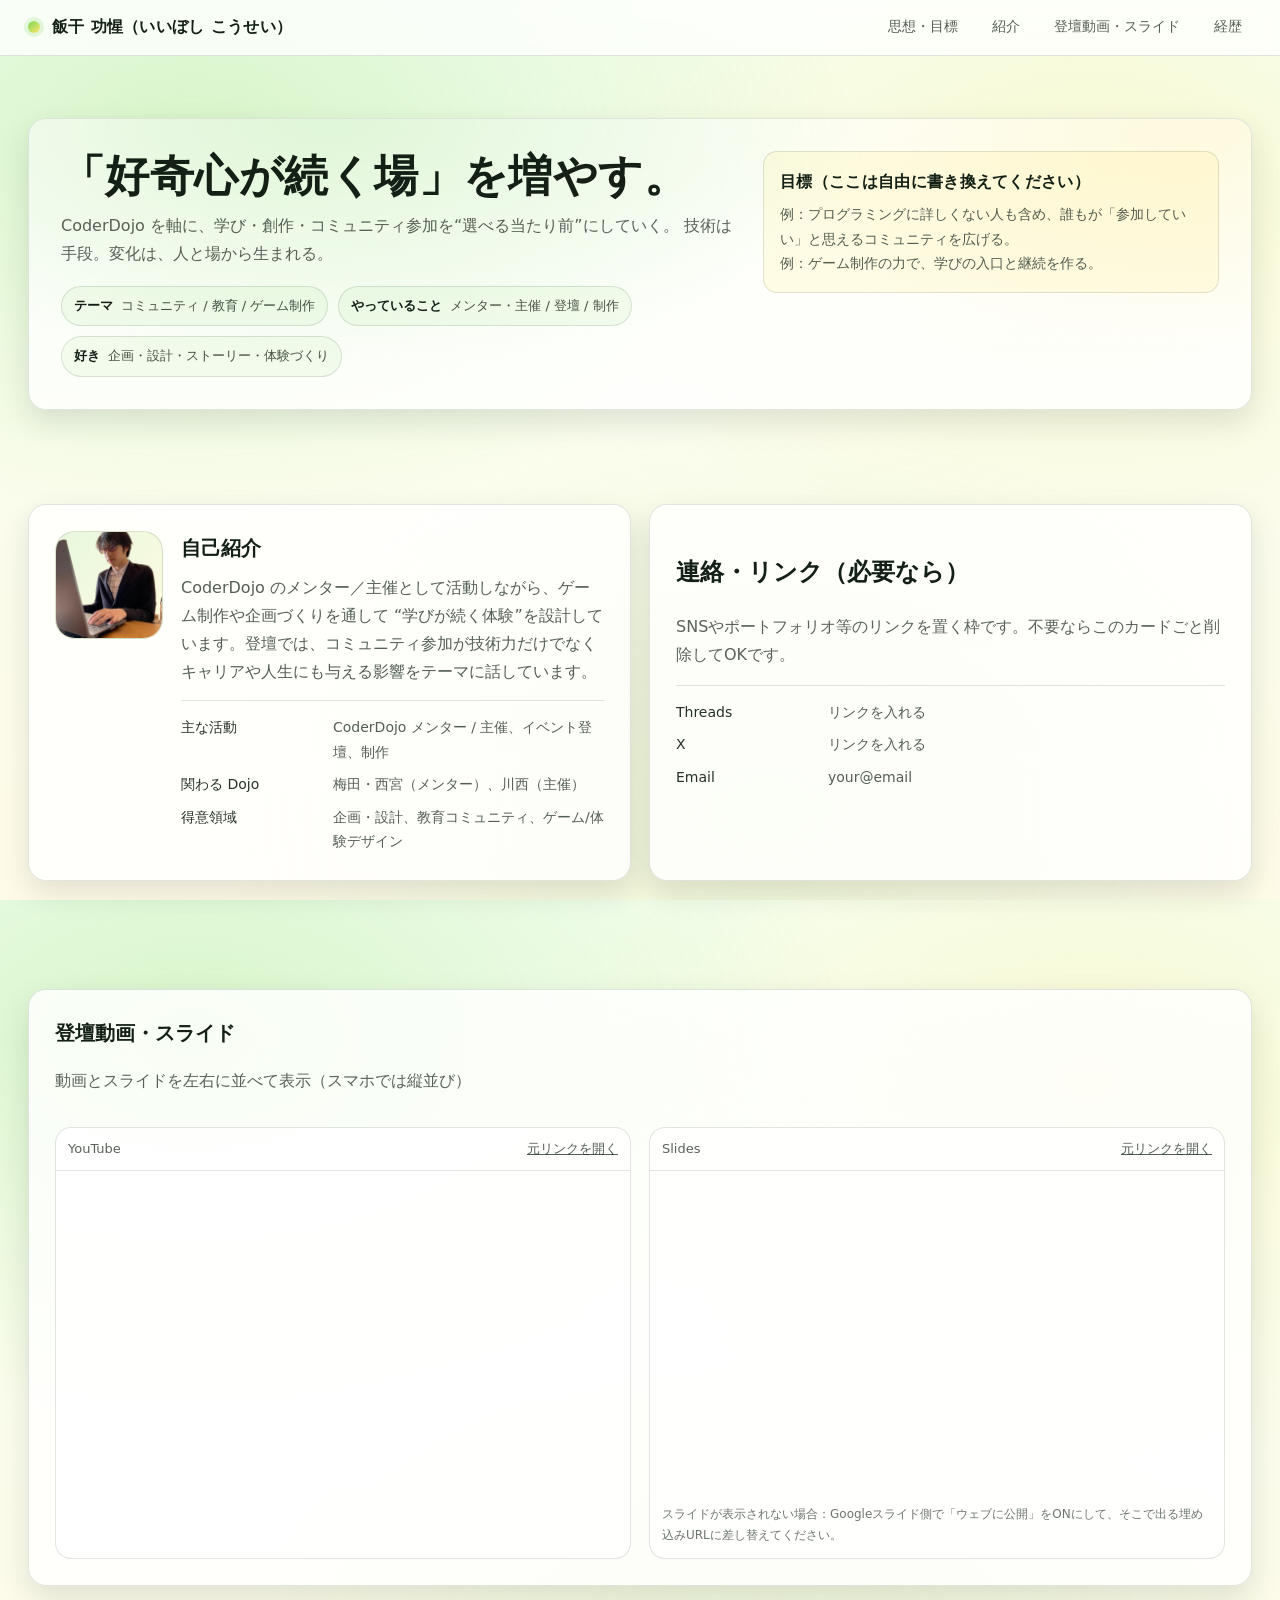
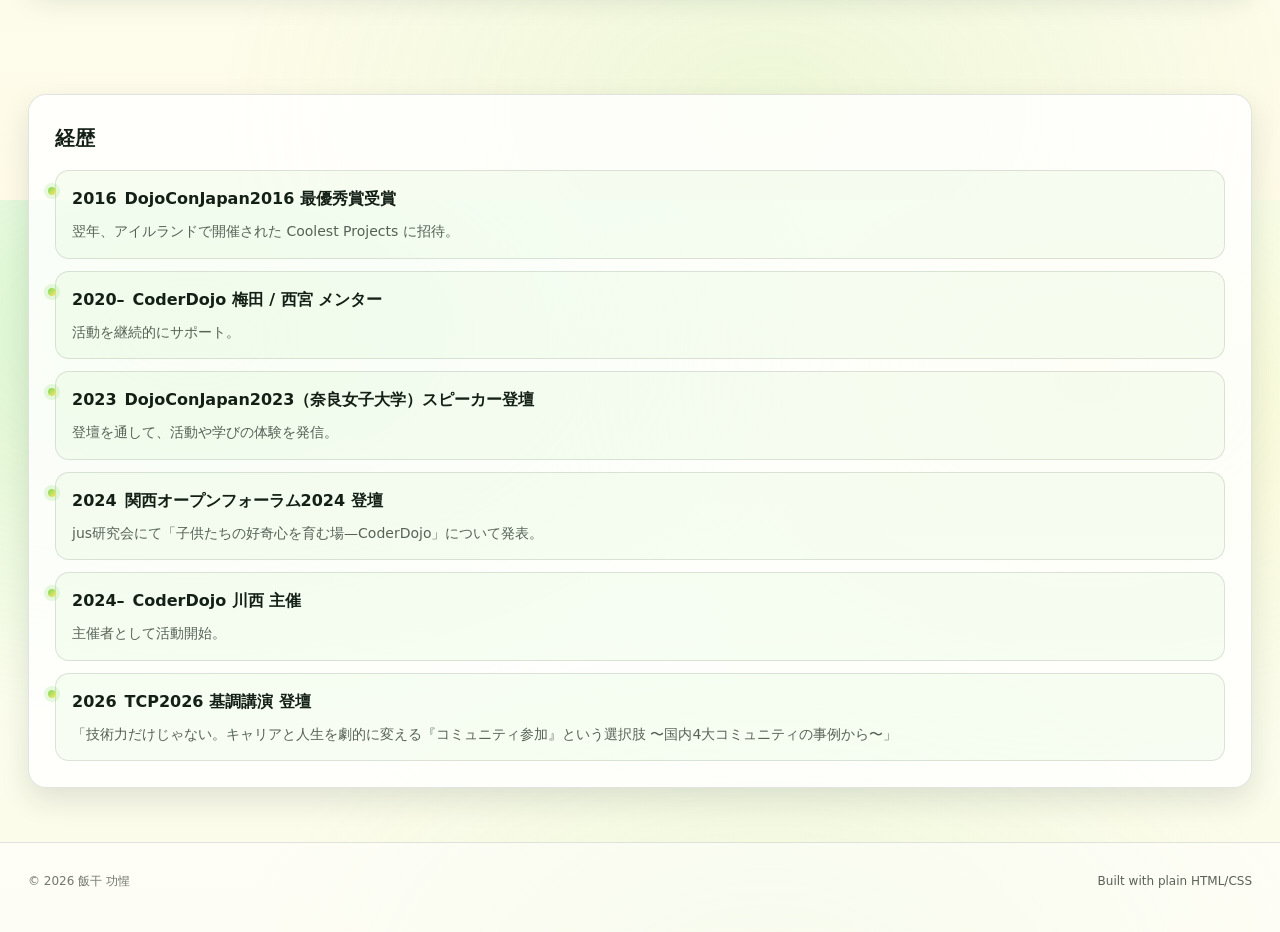
<file: index.html>
<!doctype html>
<html lang="ja">
<head>
  <meta charset="utf-8" />
  <meta name="viewport" content="width=device-width,initial-scale=1" />
  <title>飯干 功惺 | Landing Page</title>
  <meta name="description" content="飯干 功惺（いいぼし こうせい）の自己紹介・活動・登壇・経歴をまとめたランディングページ。" />
  <link rel="stylesheet" href="style.css" />
</head>

<body>
  <header>
    <div class="wrap">
      <div class="nav">
        <div class="brand">
          <span class="dot" aria-hidden="true"></span>
          <span>飯干 功惺（いいぼし こうせい）</span>
        </div>
        <nav class="navlinks" aria-label="ページ内ナビゲーション">
          <a href="#philosophy">思想・目標</a>
          <a href="#about">紹介</a>
          <a href="#media">登壇動画・スライド</a>
          <a href="#history">経歴</a>
        </nav>
      </div>
    </div>
  </header>

  <!-- HERO / PHILOSOPHY -->
  <section class="hero" id="philosophy">
    <div class="wrap">
      <div class="card">
        <div class="hero-inner">
          <div>
            <h1>「好奇心が続く場」を増やす。</h1>
            <p class="lead">
              CoderDojo を軸に、学び・創作・コミュニティ参加を“選べる当たり前”にしていく。
              技術は手段。変化は、人と場から生まれる。
            </p>

            <div class="pillrow">
              <span class="pill"><b>テーマ</b> コミュニティ / 教育 / ゲーム制作</span>
              <span class="pill"><b>やっていること</b> メンター・主催 / 登壇 / 制作</span>
              <span class="pill"><b>好き</b> 企画・設計・ストーリー・体験づくり</span>
            </div>
          </div>

          <div class="goal">
            <h2>目標（ここは自由に書き換えてください）</h2>
            <p>
              例：プログラミングに詳しくない人も含め、誰もが「参加していい」と思えるコミュニティを広げる。<br/>
              例：ゲーム制作の力で、学びの入口と継続を作る。
            </p>
          </div>
        </div>
      </div>
    </div>
  </section>

  <!-- ABOUT -->
  <section id="about">
    <div class="wrap">
      <div class="grid2">
        <div class="card about-card">
          <div class="about">
            <div class="avatar" aria-label="プロフィール画像">
              <!-- 画像を差し替え：img/me.jpg などに置き換えてください -->
              <img src="120764D7-0E2C-4231-A21A-BB54EEAA9D8A-removebg-preview.png" alt="飯干 功惺のプロフィール写真（差し替え）">
            </div>
            <div>
              <h2>自己紹介</h2>
              <p>
                CoderDojo のメンター／主催として活動しながら、ゲーム制作や企画づくりを通して
                “学びが続く体験”を設計しています。登壇では、コミュニティ参加が技術力だけでなく
                キャリアや人生にも与える影響をテーマに話しています。
              </p>

              <div class="kv">
                <div>主な活動</div><div>CoderDojo メンター / 主催、イベント登壇、制作</div>
                <div>関わる Dojo</div><div>梅田・西宮（メンター）、川西（主催）</div>
                <div>得意領域</div><div>企画・設計、教育コミュニティ、ゲーム/体験デザイン</div>
              </div>
            </div>
          </div>
        </div>

        <div class="card about-card">
          <h2 class="card-title">連絡・リンク（必要なら）</h2>
          <p class="muted">
            SNSやポートフォリオ等のリンクを置く枠です。不要ならこのカードごと削除してOKです。
          </p>

          <div class="kv">
            <div>Threads</div><div><a href="#" target="_blank" rel="noopener">リンクを入れる</a></div>
            <div>X</div><div><a href="#" target="_blank" rel="noopener">リンクを入れる</a></div>
            <div>Email</div><div><a href="mailto:your@email">your@email</a></div>
          </div>
        </div>
      </div>
    </div>
  </section>

  <!-- MEDIA -->
  <section class="media" id="media">
    <div class="wrap">
      <div class="card media-card">
        <div class="media-head">
          <div>
            <h2>登壇動画・スライド</h2>
            <p class="muted">動画とスライドを左右に並べて表示（スマホでは縦並び）</p>
          </div>
        </div>

        <div class="media-grid">
          <!-- YouTube -->
          <div class="embed">
            <div class="label">
              <span>YouTube</span>
              <a href="https://www.youtube.com/watch?v=oA9whGKyVO4" target="_blank" rel="noopener">元リンクを開く</a>
            </div>
            <div class="ratio">
              <iframe
                src="https://www.youtube.com/embed/oA9whGKyVO4"
                title="YouTube video player"
                allow="accelerometer; autoplay; clipboard-write; encrypted-media; gyroscope; picture-in-picture; web-share"
                allowfullscreen>
              </iframe>
            </div>
          </div>

          <!-- Google Slides -->
          <div class="embed">
            <div class="label">
              <span>Slides</span>
              <a href="https://docs.google.com/presentation/d/1V3q36gGz1-IukVLkSLMYnnktwdTGLXRx4w2hHyZ4hKk/edit?usp=sharing"
                 target="_blank" rel="noopener">元リンクを開く</a>
            </div>
            <div class="ratio">
              <iframe
                src="https://docs.google.com/presentation/d/1V3q36gGz1-IukVLkSLMYnnktwdTGLXRx4w2hHyZ4hKk/embed?start=false&loop=false&delayms=3000"
                title="Google Slides"
                allowfullscreen>
              </iframe>
            </div>
            <div class="hint">
              スライドが表示されない場合：Googleスライド側で「ウェブに公開」をONにして、そこで出る埋め込みURLに差し替えてください。
            </div>
          </div>
        </div>
      </div>
    </div>
  </section>

  <!-- HISTORY -->
  <section class="timeline" id="history">
    <div class="wrap">
      <div class="card timeline-card">
        <h2>経歴</h2>
        <ul class="tl">
          <li>
            <div><span class="year">2016</span><span class="title">DojoConJapan2016 最優秀賞受賞</span></div>
            <div class="desc">翌年、アイルランドで開催された Coolest Projects に招待。</div>
          </li>
          <li>
            <div><span class="year">2020–</span><span class="title">CoderDojo 梅田 / 西宮 メンター</span></div>
            <div class="desc">活動を継続的にサポート。</div>
          </li>
          <li>
            <div><span class="year">2023</span><span class="title">DojoConJapan2023（奈良女子大学）スピーカー登壇</span></div>
            <div class="desc">登壇を通して、活動や学びの体験を発信。</div>
          </li>
          <li>
            <div><span class="year">2024</span><span class="title">関西オープンフォーラム2024 登壇</span></div>
            <div class="desc">jus研究会にて「子供たちの好奇心を育む場—CoderDojo」について発表。</div>
          </li>
          <li>
            <div><span class="year">2024–</span><span class="title">CoderDojo 川西 主催</span></div>
            <div class="desc">主催者として活動開始。</div>
          </li>
          <li>
            <div><span class="year">2026</span><span class="title">TCP2026 基調講演 登壇</span></div>
            <div class="desc">
              「技術力だけじゃない。キャリアと人生を劇的に変える『コミュニティ参加』という選択肢 〜国内4大コミュニティの事例から〜」
            </div>
          </li>
        </ul>
      </div>
    </div>
  </section>

  <footer>
    <div class="wrap">
      <div class="foot">
        <div>© <span id="y"></span> 飯干 功惺</div>
        <div class="muted small">Built with plain HTML/CSS</div>
      </div>
    </div>
  </footer>

  <script>
    document.getElementById("y").textContent = new Date().getFullYear();
  </script>
</body>
</html>
</file>
<file: style.css>
:root{
  /* 明るめテーマ（黄緑・薄い黄） */
  --bg1:#f6fff2;     /* 背景ベース */
  --bg2:#fffbe8;     /* 薄い黄 */
  --card:#ffffff;
  --text:#142016;    /* 濃い緑寄りの黒 */
  --muted:#4a5a4f;   /* くすみ */
  --line:rgba(20,32,22,.12);

  --accent:#7ad957;  /* 黄緑 */
  --accent2:#ffe66b; /* 薄い黄 */

  --shadow: 0 12px 30px rgba(20,32,22,.12);
  --radius:18px;

  /* ① 横幅を広げる */
  --max: 1320px;
  --pad: clamp(16px, 3vw, 28px);

  /* fixed header用 */
  --header-h: 56px;
}

*{box-sizing:border-box}
html,body{height:100%}

/* ③ スムーズスクロール */
html{ scroll-behavior: smooth; }

body{
  margin:0;
  font-family: ui-sans-serif, system-ui, -apple-system, "Segoe UI", "Hiragino Kaku Gothic ProN", "Noto Sans JP", Meiryo, sans-serif;
  color:var(--text);
  line-height:1.75;

  /* 明るい背景 */
  background:
    radial-gradient(1200px 700px at 15% 15%, rgba(122,217,87,.25), transparent 55%),
    radial-gradient(1000px 700px at 85% 20%, rgba(255,230,107,.22), transparent 55%),
    radial-gradient(1000px 700px at 60% 90%, rgba(122,217,87,.12), transparent 55%),
    linear-gradient(180deg, var(--bg1), var(--bg2));

  /* ② fixed header分の押し下げ */
  padding-top: var(--header-h);
}

a{color:inherit; text-decoration:none}
a:hover{opacity:.9}

.wrap{
  max-width:var(--max);
  margin:0 auto;
  padding:0 var(--pad);
}

/* ② Headerを常時表示（fixed） */
header{
  position: fixed;
  top: 0;
  left: 0;
  right: 0;
  height: var(--header-h);
  z-index: 1000;

  background: rgba(255,255,255,.78);
  backdrop-filter: blur(10px);
  border-bottom:1px solid var(--line);
}

.nav{
  height: 100%;
  display:flex;
  align-items:center;
  justify-content:space-between;
  gap:12px;

  padding: 4px 0;
  transform: translateY(2px);
}

.brand{
  display:flex;
  align-items:center;
  gap:12px;
  font-weight:800;
  letter-spacing:.02em;

  transform: translateY(1px); /* or 2px */
}

.dot{
  width:12px;height:12px;border-radius:999px;
  background: linear-gradient(135deg, var(--accent), var(--accent2));
  box-shadow: 0 0 0 4px rgba(122,217,87,.18);
}

.navlinks{
  display:flex;
  gap:14px;
  flex-wrap:wrap;
  justify-content:flex-end;
  font-size:14px;
  color:rgba(20,32,22,.72);
}

.navlinks a{
  padding:8px 10px;
  border-radius:999px;
}
.navlinks a:hover{
  background: rgba(122,217,87,.12);
}

/* Sections */
section{
  padding:54px 0;
  /* ③ 固定ヘッダーに隠れないようにする */
  scroll-margin-top: calc(var(--header-h) + 16px);
}

.card{
  background: rgba(255,255,255,.82);
  border:1px solid var(--line);
  border-radius: var(--radius);
  box-shadow: var(--shadow);
}

.hero{padding:62px 0 40px}

.hero .card{
  padding:32px;
  overflow:hidden;
  position:relative;
}

.hero .card::before{
  content:"";
  position:absolute; inset:-2px;
  background:
    radial-gradient(900px 420px at 25% 0%, rgba(122,217,87,.20), transparent 60%),
    radial-gradient(800px 360px at 95% 5%, rgba(255,230,107,.18), transparent 60%);
  pointer-events:none;
}

.hero-inner{
  position:relative;
  display:grid;
  grid-template-columns: 1.2fr .8fr;
  gap:18px;
  align-items:start;
}

h1{
  margin:0 0 10px;
  font-size: clamp(28px, 4vw, 44px);
  line-height:1.15;
  letter-spacing:.01em;
}

.lead{
  margin:0 0 18px;
  color:rgba(20,32,22,.70);
  font-size:16px;
}

.pillrow{display:flex; flex-wrap:wrap; gap:10px; margin-top:12px}

.pill{
  display:inline-flex; align-items:center; gap:8px;
  padding:8px 12px;
  border-radius:999px;
  border:1px solid var(--line);
  background: rgba(122,217,87,.08);
  color:rgba(20,32,22,.78);
  font-size:13px;
  white-space:nowrap;
}
.pill b{color:var(--text); font-weight:800}

.goal{
  padding:16px;
  border:1px solid var(--line);
  border-radius: 14px;
  background: rgba(255,230,107,.14);
}
.goal h2{
  margin:0 0 6px;
  font-size:16px;
  letter-spacing:.02em;
}
.goal p{margin:0; color:rgba(20,32,22,.72); font-size:14px}

/* About */
.grid2{
  display:grid;
  grid-template-columns: 1fr 1fr;
  gap:18px;
}
.about-card{padding:26px}

.about{
  display:flex; gap:18px; align-items:flex-start;
}

.avatar{
  width:108px; height:108px;
  border-radius: 20px;
  border:1px solid var(--line);
  background: linear-gradient(135deg, rgba(122,217,87,.18), rgba(255,230,107,.18));
  overflow:hidden;
  flex: 0 0 auto;
}

.avatar img{
  width:100%; height:100%; object-fit:cover; display:block;
  filter: saturate(1.05) contrast(1.02);
}

.about h2{margin:0 0 8px; font-size:20px}
.about p{margin:0; color:rgba(20,32,22,.72)}

.kv{
  display:grid;
  grid-template-columns: 140px 1fr;
  gap:8px 12px;
  margin-top:14px;
  padding-top:14px;
  border-top:1px solid var(--line);
  color:rgba(20,32,22,.72);
  font-size:14px;
}
.kv div:nth-child(odd){color:rgba(20,32,22,.92)}

/* Media */
.media-card{padding:26px}
.media-head{display:flex; align-items:flex-end; justify-content:space-between; gap:12px; flex-wrap:wrap; margin-bottom:16px;}
.media h2{margin:0; font-size:20px}

.muted{color:rgba(20,32,22,.70)}
.small{font-size:12px}

.media-grid{
  display:grid;
  grid-template-columns: 1fr 1fr;
  gap:18px;
}

.embed{
  border:1px solid var(--line);
  border-radius: 16px;
  overflow:hidden;
  background: rgba(255,255,255,.78);
}

.embed .label{
  padding:10px 12px;
  font-size:13px;
  color:rgba(20,32,22,.70);
  border-bottom:1px solid var(--line);
  display:flex; justify-content:space-between; gap:10px; flex-wrap:wrap;
}

.embed .label a{
  color: rgba(20,32,22,.72);
  text-decoration: underline;
}

.ratio{position:relative; width:100%; padding-top:56.25%;}
.ratio iframe{position:absolute; inset:0; width:100%; height:100%; border:0;}

.hint{
  margin:10px 12px 12px;
  font-size:12px;
  color:rgba(20,32,22,.62);
}

/* Timeline */
.timeline-card{padding:26px}
.timeline h2{margin:0 0 14px; font-size:20px}

.tl{margin:0; padding:0; list-style:none; display:flex; flex-direction:column; gap:12px;}

.tl li{
  padding:14px 14px 14px 16px;
  border:1px solid var(--line);
  border-radius: 14px;
  background: rgba(122,217,87,.06);
  position:relative;
}

.tl li::before{
  content:"";
  position:absolute; left:10px; top:16px;
  width:8px; height:8px; border-radius:999px;
  background: linear-gradient(135deg, var(--accent), var(--accent2));
  box-shadow: 0 0 0 4px rgba(122,217,87,.18);
  transform: translateX(-18px);
}

.tl .year{font-weight:900; margin-right:8px}
.tl .title{font-weight:800}
.tl .desc{margin-top:6px; color:rgba(20,32,22,.70); font-size:14px}

/* Footer */
footer{
  padding:28px 0 40px;
  color:rgba(20,32,22,.60);
  font-size:12px;
  border-top:1px solid var(--line);
  background: rgba(255,255,255,.55);
}
.foot{display:flex; justify-content:space-between; gap:10px; flex-wrap:wrap; align-items:center;}

/* Responsive */
@media (max-width: 900px){
  .hero-inner{grid-template-columns: 1fr;}
  .grid2{grid-template-columns: 1fr}
  .media-grid{grid-template-columns: 1fr}
  .kv{grid-template-columns: 120px 1fr}
}
</file>
